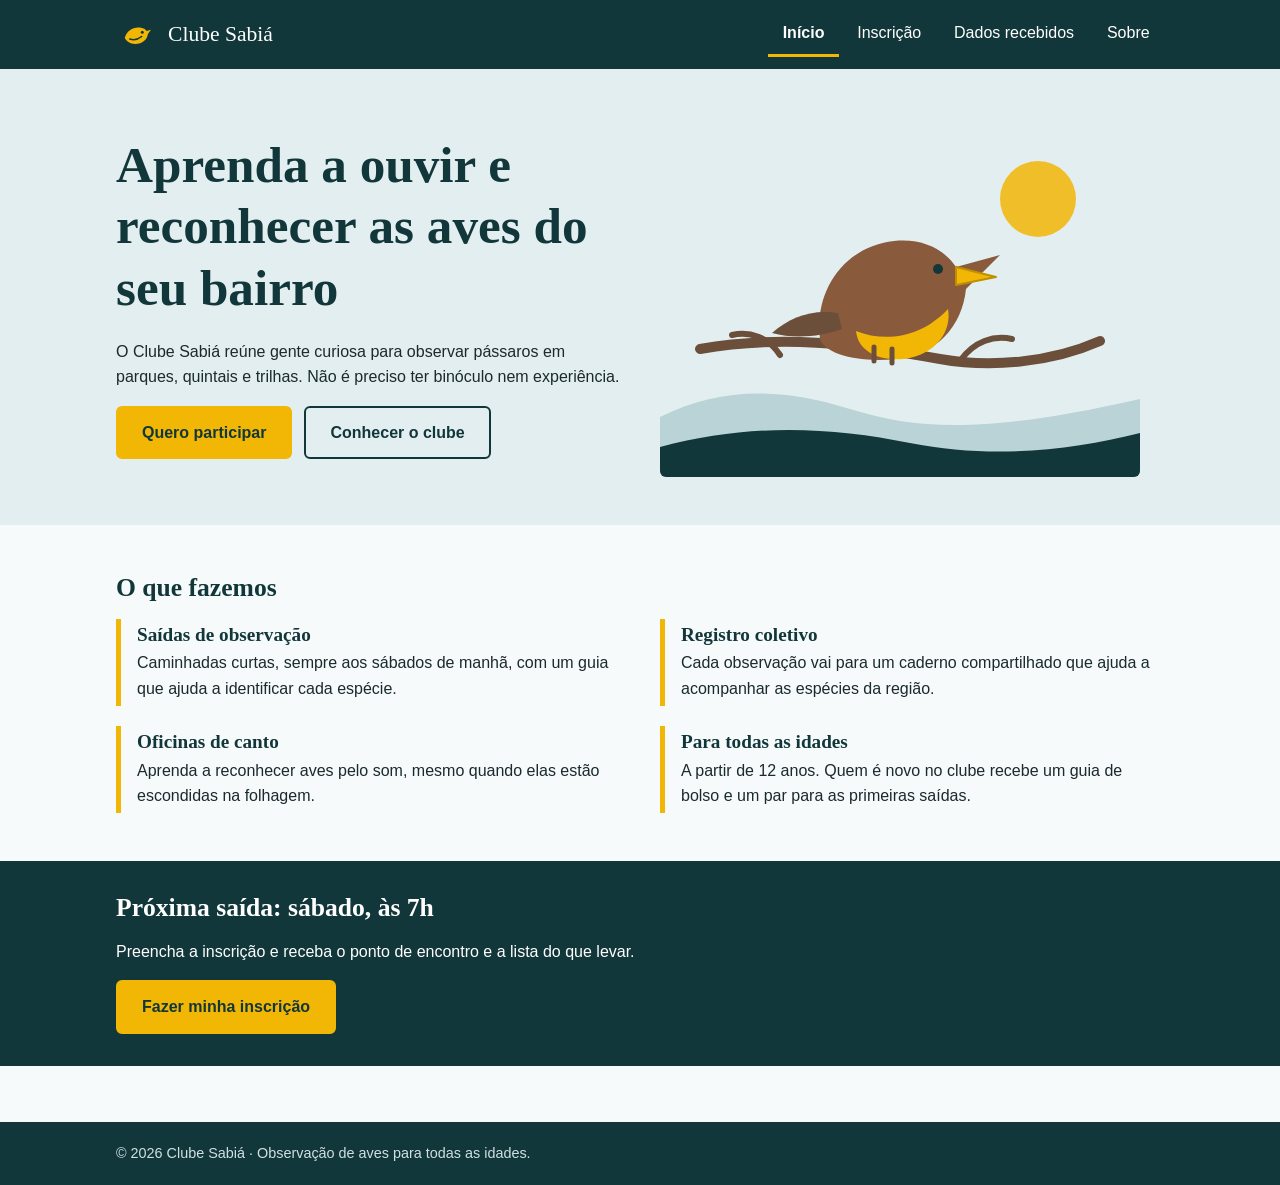
<file: site-clube-sabia/site/index.html>
<!DOCTYPE html>
<html lang="pt-BR">
<head>
  <meta charset="UTF-8">
  <meta name="viewport" content="width=device-width, initial-scale=1">
  <title>Início · Clube Sabiá</title>
  <link rel="icon" href="img/logo.svg" type="image/svg+xml">
  <link rel="stylesheet" href="css/style.css">
</head>
<body>
  <header id="site-header"></header>
  <main class="principal" style="padding-top:0">
    <section class="hero">
      <div class="container grade-2">
        <div>
          <h1>Aprenda a ouvir e reconhecer as aves do seu bairro</h1>
          <p>O Clube Sabiá reúne gente curiosa para observar pássaros em parques, quintais e trilhas. Não é preciso ter binóculo nem experiência.</p>
          <div class="botoes">
            <a class="btn btn--sol" href="form.html">Quero participar</a>
            <a class="btn btn--contorno" href="about.html">Conhecer o clube</a>
          </div>
        </div>
        <img class="hero__imagem" src="img/passaro.svg" alt="Ilustração de um sabiá de peito amarelo pousado em um galho, com montanhas ao fundo" width="480" height="360">
      </div>
    </section>

    <section class="container" style="margin-top:3rem">
      <h2>O que fazemos</h2>
      <div class="grade-2" style="align-items:start">
        <div class="pilha">
          <div class="destaque">
            <h3>Saídas de observação</h3>
            <p>Caminhadas curtas, sempre aos sábados de manhã, com um guia que ajuda a identificar cada espécie.</p>
          </div>
          <div class="destaque">
            <h3>Oficinas de canto</h3>
            <p>Aprenda a reconhecer aves pelo som, mesmo quando elas estão escondidas na folhagem.</p>
          </div>
        </div>
        <div class="pilha">
          <div class="destaque">
            <h3>Registro coletivo</h3>
            <p>Cada observação vai para um caderno compartilhado que ajuda a acompanhar as espécies da região.</p>
          </div>
          <div class="destaque">
            <h3>Para todas as idades</h3>
            <p>A partir de 12 anos. Quem é novo no clube recebe um guia de bolso e um par para as primeiras saídas.</p>
          </div>
        </div>
      </div>
    </section>

    <section class="faixa">
      <div class="container">
        <h2>Próxima saída: sábado, às 7h</h2>
        <p>Preencha a inscrição e receba o ponto de encontro e a lista do que levar.</p>
        <a class="btn btn--sol" href="form.html">Fazer minha inscrição</a>
      </div>
    </section>
  </main>
  <footer class="rodape">
    <div class="container"><p>© <span id="ano-atual">2026</span> Clube Sabiá · Observação de aves para todas as idades.</p></div>
  </footer>
  <script src="js/menu.js"></script>
</body>
</html>
</file>
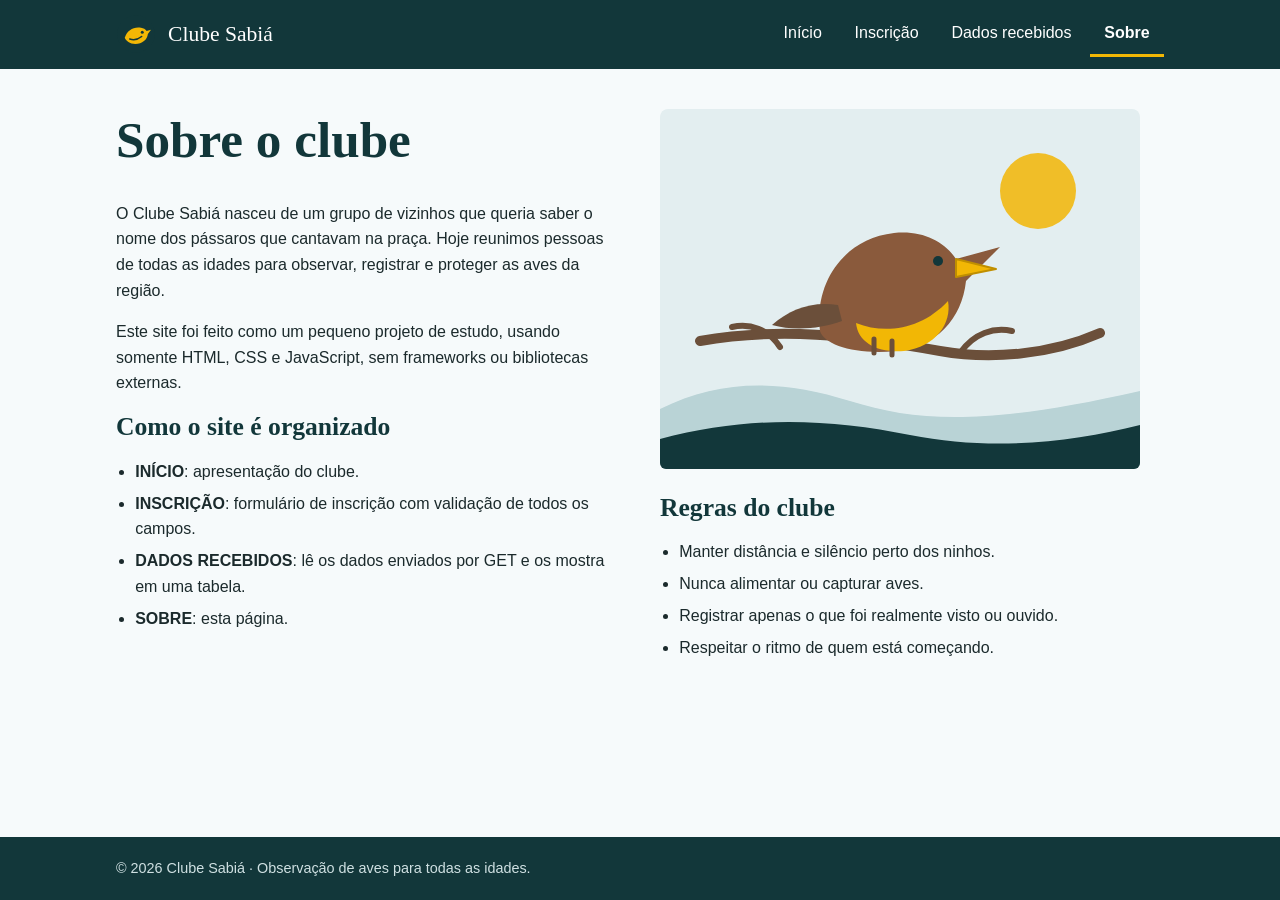
<file: site-clube-sabia/site/about.html>
<!DOCTYPE html>
<html lang="pt-BR">
<head>
  <meta charset="UTF-8">
  <meta name="viewport" content="width=device-width, initial-scale=1">
  <title>Sobre · Clube Sabiá</title>
  <link rel="icon" href="img/logo.svg" type="image/svg+xml">
  <link rel="stylesheet" href="css/style.css">
</head>
<body>
  <header id="site-header"></header>
  <main class="principal">
    <div class="container grade-2" style="align-items:start">
      <div>
        <h1>Sobre o clube</h1>
        <p>O Clube Sabiá nasceu de um grupo de vizinhos que queria saber o nome dos pássaros que cantavam na praça. Hoje reunimos pessoas de todas as idades para observar, registrar e proteger as aves da região.</p>
        <p>Este site foi feito como um pequeno projeto de estudo, usando somente HTML, CSS e JavaScript, sem frameworks ou bibliotecas externas.</p>

        <h2>Como o site é organizado</h2>
        <ul class="lista-marcada">
          <li><strong>INÍCIO</strong>: apresentação do clube.</li>
          <li><strong>INSCRIÇÃO</strong>: formulário de inscrição com validação de todos os campos.</li>
          <li><strong>DADOS RECEBIDOS</strong>: lê os dados enviados por GET e os mostra em uma tabela.</li>
          <li><strong>SOBRE</strong>: esta página.</li>
        </ul>
      </div>

      <div>
        <img class="hero__imagem" src="img/passaro.svg" alt="Ilustração de um sabiá pousado em um galho" width="480" height="360">
        <h2 style="margin-top:1.5rem">Regras do clube</h2>
        <ul class="lista-marcada">
          <li>Manter distância e silêncio perto dos ninhos.</li>
          <li>Nunca alimentar ou capturar aves.</li>
          <li>Registrar apenas o que foi realmente visto ou ouvido.</li>
          <li>Respeitar o ritmo de quem está começando.</li>
        </ul>
      </div>
      
    </div>
  </main>
  <footer class="rodape">
    <div class="container"><p>© <span id="ano-atual">2026</span> Clube Sabiá · Observação de aves para todas as idades.</p></div>
  </footer>
  <script src="js/menu.js"></script>
</body>
</html>
</file>
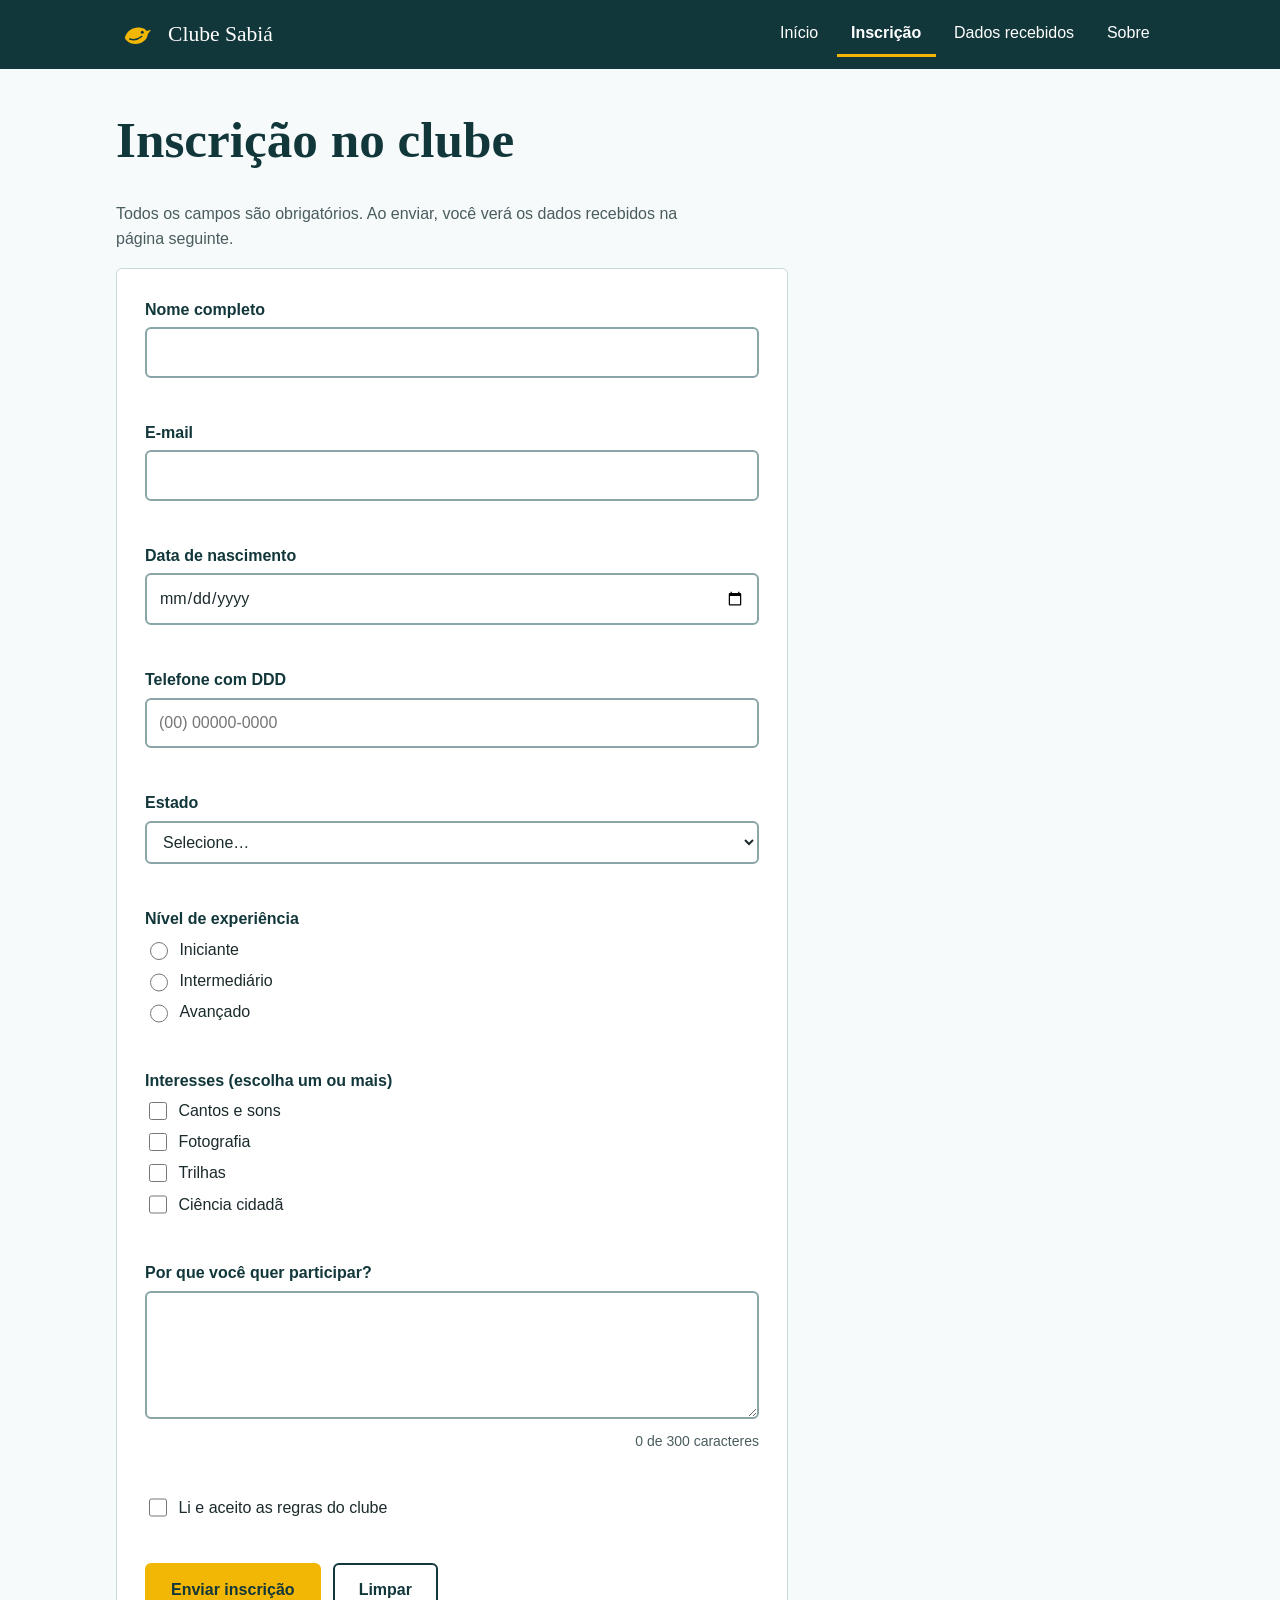
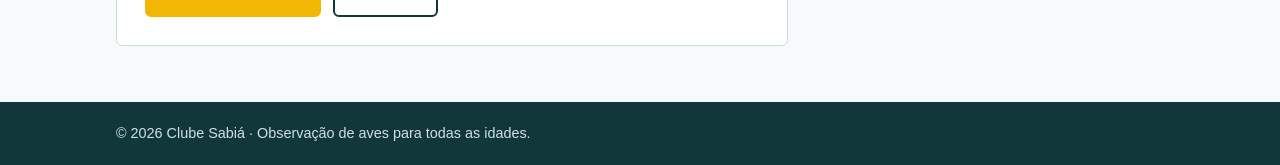
<file: site-clube-sabia/site/form.html>
<!DOCTYPE html>
<html lang="pt-BR">
<head>
  <meta charset="UTF-8">
  <meta name="viewport" content="width=device-width, initial-scale=1">
  <title>Inscrição · Clube Sabiá</title>
  <link rel="icon" href="img/logo.svg" type="image/svg+xml">
  <link rel="stylesheet" href="css/style.css">
</head>
<body>
  <header id="site-header"></header>
  <main class="principal">
    <div class="container">
      <h1>Inscrição no clube</h1>
      <p class="texto-suave">Todos os campos são obrigatórios. Ao enviar, você verá os dados recebidos na página seguinte.</p>

      <form class="formulario" id="form-inscricao" action="formAction.html" method="get" novalidate>
        <p class="alerta" id="resumo-erros" role="alert" hidden></p>

        <div class="campo" data-campo="nome">
          <label class="campo__rotulo" for="nome">Nome completo</label>
          <input class="campo__entrada" type="text" id="nome" name="nome" autocomplete="name" aria-describedby="erro-nome">
          <p class="campo__erro" id="erro-nome" aria-live="polite"></p>
        </div>

        <div class="campo" data-campo="email">
          <label class="campo__rotulo" for="email">E-mail</label>
          <input class="campo__entrada" type="email" id="email" name="email" autocomplete="email" aria-describedby="erro-email">
          <p class="campo__erro" id="erro-email" aria-live="polite"></p>
        </div>

        <div class="campo" data-campo="nascimento">
          <label class="campo__rotulo" for="nascimento">Data de nascimento</label>
          <input class="campo__entrada" type="date" id="nascimento" name="nascimento" aria-describedby="erro-nascimento">
          <p class="campo__erro" id="erro-nascimento" aria-live="polite"></p>
        </div>

        <div class="campo" data-campo="telefone">
          <label class="campo__rotulo" for="telefone">Telefone com DDD</label>
          <input class="campo__entrada" type="tel" id="telefone" name="telefone" placeholder="(00) 00000-0000" autocomplete="tel" aria-describedby="erro-telefone">
          <p class="campo__erro" id="erro-telefone" aria-live="polite"></p>
        </div>

        <div class="campo" data-campo="estado">
          <label class="campo__rotulo" for="estado">Estado</label>
          <select class="campo__entrada" id="estado" name="estado" aria-describedby="erro-estado">
            <option value="">Selecione…</option>
            <option>Paraná</option>
            <option>Santa Catarina</option>
            <option>Rio Grande do Sul</option>
            <option>São Paulo</option>
            <option>Rio de Janeiro</option>
            <option>Minas Gerais</option>
            <option>Outro</option>
          </select>
          <p class="campo__erro" id="erro-estado" aria-live="polite"></p>
        </div>

        <fieldset class="campo" data-campo="nivel">
          <legend>Nível de experiência</legend>
          <label class="opcao"><input type="radio" name="nivel" value="iniciante"> Iniciante</label>
          <label class="opcao"><input type="radio" name="nivel" value="intermediario"> Intermediário</label>
          <label class="opcao"><input type="radio" name="nivel" value="avancado"> Avançado</label>
          <p class="campo__erro" aria-live="polite"></p>
        </fieldset>

        <fieldset class="campo" data-campo="interesses">
          <legend>Interesses (escolha um ou mais)</legend>
          <label class="opcao"><input type="checkbox" name="interesses" value="canto"> Cantos e sons</label>
          <label class="opcao"><input type="checkbox" name="interesses" value="fotografia"> Fotografia</label>
          <label class="opcao"><input type="checkbox" name="interesses" value="trilhas"> Trilhas</label>
          <label class="opcao"><input type="checkbox" name="interesses" value="ciencia"> Ciência cidadã</label>
          <p class="campo__erro" aria-live="polite"></p>
        </fieldset>

        <div class="campo" data-campo="mensagem">
          <label class="campo__rotulo" for="mensagem">Por que você quer participar?</label>
          <textarea class="campo__entrada" id="mensagem" name="mensagem" aria-describedby="contador-mensagem erro-mensagem"></textarea>
          <p class="contador" id="contador-mensagem"></p>
          <p class="campo__erro" id="erro-mensagem" aria-live="polite"></p>
        </div>

        <div class="campo" data-campo="termos">
          <label class="opcao"><input type="checkbox" id="termos" name="termos" value="aceito"> Li e aceito as regras do clube</label>
          <p class="campo__erro" aria-live="polite"></p>
        </div>

        <div class="botoes">
          <button class="btn btn--sol" type="submit">Enviar inscrição</button>
          <button class="btn btn--contorno" type="reset">Limpar</button>
        </div>
      </form>
    </div>
  </main>
  <footer class="rodape">
    <div class="container"><p>© <span id="ano-atual">2026</span> Clube Sabiá · Observação de aves para todas as idades.</p></div>
  </footer>
  <script src="js/menu.js"></script>
  <script src="js/form.js"></script>
</body>
</html>
</file>
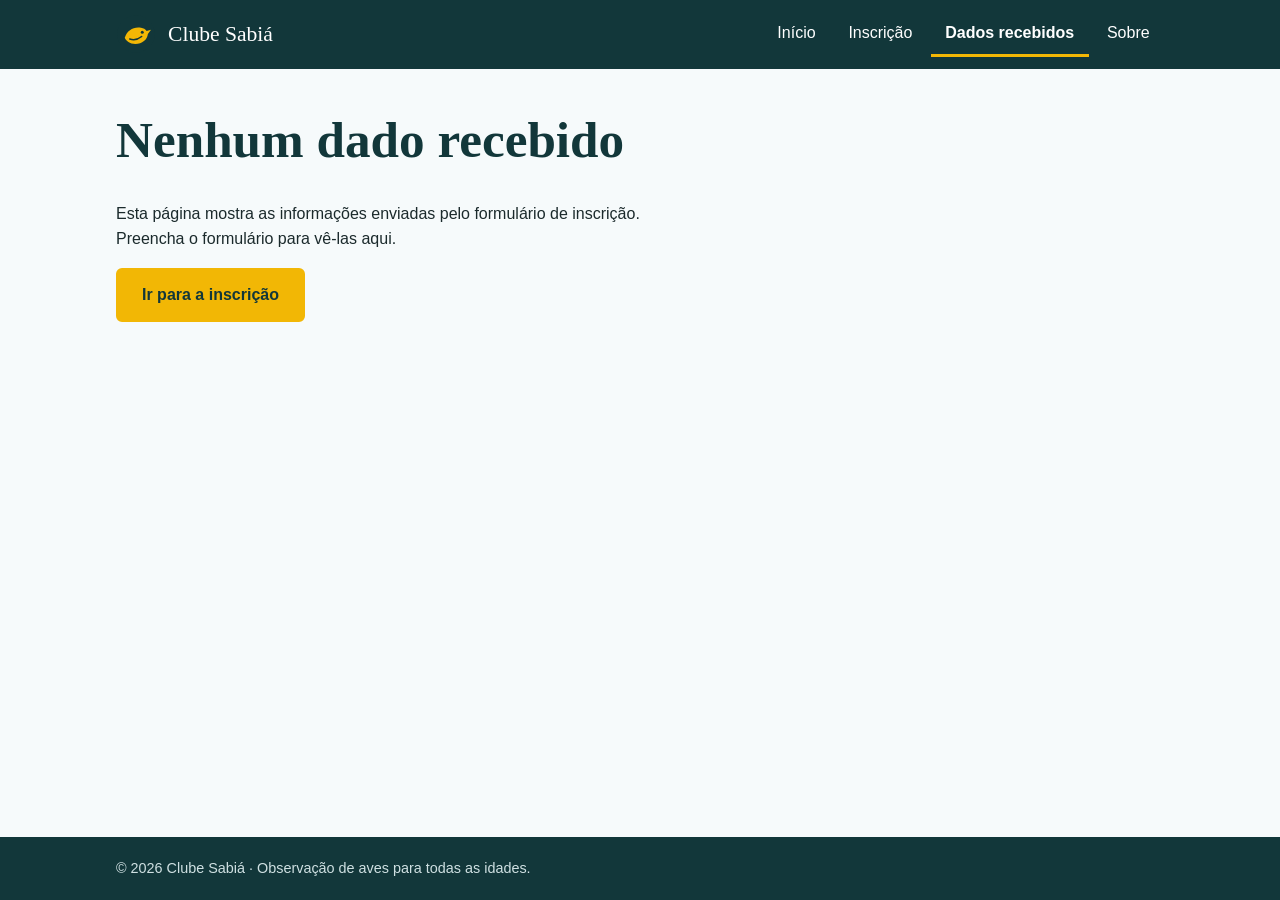
<file: site-clube-sabia/site/formAction.html>
<!DOCTYPE html>
<html lang="pt-BR">
<head>
  <meta charset="UTF-8">
  <meta name="viewport" content="width=device-width, initial-scale=1">
  <title>Dados recebidos · Clube Sabiá</title>
  <link rel="icon" href="img/logo.svg" type="image/svg+xml">
  <link rel="stylesheet" href="css/style.css">
</head>
<body>
  <header id="site-header"></header>
  <main class="principal">
    <div class="container">
      <section id="area-dados" hidden>
        <h1 id="titulo-confirmacao">Inscrição recebida!</h1>
        <p class="texto-suave">Estes são os dados que chegaram pelo endereço da página (método GET).</p>
        <div class="tabela-wrap">
          <table class="tabela">
            <caption class="texto-suave" style="text-align:left;padding-bottom:.5rem">Dados enviados no formulário</caption>
            <tbody id="corpo-tabela"></tbody>
          </table>
        </div>
        <p style="margin-top:1.5rem"><a class="btn btn--contorno" href="form.html">Fazer outra inscrição</a></p>
      </section>

      <section id="sem-dados">
        <h1>Nenhum dado recebido</h1>
        <p>Esta página mostra as informações enviadas pelo formulário de inscrição. Preencha o formulário para vê-las aqui.</p>
        <a class="btn btn--sol" href="form.html">Ir para a inscrição</a>
      </section>
    </div>
  </main>
  <footer class="rodape">
    <div class="container"><p>© <span id="ano-atual">2026</span> Clube Sabiá · Observação de aves para todas as idades.</p></div>
  </footer>
  <script src="js/menu.js"></script>
  <script src="js/formAction.js"></script>
</body>
</html>
</file>
<file: site-clube-sabia/site/css/style.css>
/* ===== Tokens de design ===== */
:root {
  --cor-fundo: #f6fafb;
  --cor-superficie: #ffffff;
  --cor-ceu: #e3eef0;
  --cor-mata: #12373a;
  --cor-mata-clara: #1f5a5e;
  --cor-sol: #f2b705;
  --cor-penas: #6b4f3a;
  --cor-texto: #1b2a2c;
  --cor-erro: #b3261e;
  --cor-ok: #1e7a46;
  --fonte-titulo: "Palatino Linotype", Palatino, "Book Antiqua", Georgia, serif;
  --fonte-texto: "Trebuchet MS", "Segoe UI", Verdana, sans-serif;
  --raio: 6px;
  --largura: 68rem;
}

/* ===== Base ===== */
*, *::before, *::after { 
  box-sizing: border-box; 
}

html { 
  font-size: 100%; 
}

body {
  margin: 0;
  font-family: var(--fonte-texto);
  line-height: 1.6;
  color: var(--cor-texto);
  background: var(--cor-fundo);
  display: flex;
  flex-direction: column;
  min-height: 100vh;
}

h1, h2, h3 {
  font-family: var(--fonte-titulo);
  color: var(--cor-mata);
  line-height: 1.2;
  margin: 0 0 .6em;
}

h1 { 
  font-size: clamp(2rem, 5vw, 3.2rem); 
}

h2 { 
  font-size: 1.6rem; 
}

h3 {
   font-size: 1.2rem; 
}

p {
   margin: 0 0 1em; max-width: 65ch; 
}

a {
   color: var(--cor-mata-clara); 
}

img {
   max-width: 100%;
   height: auto;
   display: block; 
}

:focus-visible {
   outline: 3px solid var(--cor-sol); outline-offset: 2px; 
}

/* ===== Layout reutilizável ===== */
.container {
   width: 100%; max-width: var(--largura);
   margin: 0 auto;
   padding: 0 1.25rem; 
}

.principal {
   flex: 1; 
   padding: 2.5rem 0 3.5rem; 
}

.grade-2 {
   display: grid;
   grid-template-columns: 1fr 1fr;
   gap: 2.5rem;
   align-items: center; 
}

.pilha > * + * {
   margin-top: 1.25rem; 
}

.texto-suave {
   color: #4a5c5e; 
}

/* ===== Cabeçalho e menu (igual em todas as páginas) ===== */
.cabecalho {
   background: var(--cor-mata); color: #fff; 
}

.cabecalho__barra {
   display: flex;
   align-items: center;
   justify-content: space-between;
   gap: 1rem; padding-top: .75rem;
   padding-bottom: .75rem; 
}

.marca {
   display: flex;
   align-items: center;
   gap: .75rem;
   color: #fff;
   text-decoration: none;
   font-family: var(--fonte-titulo);
   font-size: 1.35rem; 
}

.marca img {
   width: 40px; 
   height: 40px; 
}

.menu__botao {
  display: none; 
  background: transparent; 
  color: #fff;
  border: 2px solid var(--cor-sol); 
  border-radius: var(--raio);
  padding: .4rem .8rem;
  font: inherit;
  cursor: pointer;
}

.menu__lista {
   display: flex; 
   gap: .25rem; 
   list-style: none; 
   margin: 0; 
   padding: 0; 
}

.menu__link {
  display: block; 
  padding: .5rem .9rem; 
  color: #fff; 
  text-decoration: none;
  border-bottom: 3px solid transparent;
}

.menu__link:hover {
   border-bottom-color: rgba(242, 183, 5, .6); 
}

.menu__link--ativo {
   border-bottom-color: var(--cor-sol); font-weight: bold; 
}

/* ===== Botões ===== */
.btn {
  display: inline-block; 
  padding: .75rem 1.5rem; 
  border: 2px solid var(--cor-mata);
  border-radius: var(--raio); 
  background: var(--cor-mata); 
  color: #fff;
  font: inherit; 
  font-weight: bold; 
  text-decoration: none; 
  cursor: pointer;
}

.btn:hover {
   background: var(--cor-mata-clara); 
   border-color: var(--cor-mata-clara); 
}

.btn--sol {
   background: var(--cor-sol); 
   border-color: var(--cor-sol); 
   color: var(--cor-mata); 
}

.btn--sol:hover {
   background: #ffc928; 
   border-color: #ffc928; 
}

.btn--contorno {
   background: transparent;
   color: var(--cor-mata); 
}

.btn--contorno:hover {
   background: var(--cor-ceu); 
   border-color: var(--cor-mata); 
}

.botoes {
   display: flex; 
   flex-wrap: wrap; 
   gap: .75rem; 
}

/* ===== Blocos de conteúdo ===== */
.hero {
   background: var(--cor-ceu); 
   padding: 3rem 0; 
}

.hero h1 {
   margin-bottom: .4em; 
}

.hero__imagem {
   border-radius: var(--raio); 
  }

.destaque {
   border-left: 5px solid var(--cor-sol); 
   padding: .25rem 0 .25rem 1rem; 
}

.destaque h3 {
   margin-bottom: .25em; 
}

.destaque p {
   margin-bottom: 0; 
}

.faixa {
   background: var(--cor-mata); 
   color: #fff; 
   padding: 2rem 0; 
   margin-top: 3rem; 
}

.faixa h2 {
   color: #fff; 
}

.faixa p {
   margin-bottom: 1rem; 
}

.lista-marcada {
   padding-left: 1.2rem; 
}

.lista-marcada li {
   margin-bottom: .4rem; 
}

/* ===== Formulário ===== */
.formulario {
   background: var(--cor-superficie); 
   border: 1px solid #c9dadd; 
   border-radius: var(--raio); 
   padding: 1.75rem; 
   max-width: 42rem; 
}

.campo {
   margin-bottom: 1.25rem; 
}

.campo__rotulo, .campo legend {
   display: block; 
   font-weight: bold; 
   margin-bottom: .3rem; 
   color: var(--cor-mata); 
   padding: 0; 
}

.campo__dica {
   font-size: .875rem; 
   color: #4a5c5e; 
   margin: 0 0 .3rem; 
}

.campo__entrada {
  width: 100%; padding: .65rem .75rem; 
  font: inherit; 
  color: inherit;
  background: #fff; 
  border: 2px solid #8aa5a8; 
  border-radius: var(--raio);
}

.campo__entrada:focus {
   border-color: var(--cor-mata-clara); 
   outline: 3px solid rgba(242, 183, 5, .6);
   outline-offset: 0; 
}

textarea.campo__entrada {
   min-height: 8rem; 
   resize: vertical; 
}

fieldset.campo {
   border: 0; 
   padding: 0; 
   margin-left: 0; 
   margin-right: 0; 
   min-width: 0; 
}

.opcao {
   display: flex; 
   align-items: center; 
   gap: .5rem; 
   margin-bottom: .35rem; 
}

.opcao input {
   width: 1.15rem; 
   height: 1.15rem; 
   accent-color: var(--cor-mata); 
}

.contador {
   font-size: .875rem; 
   color: #4a5c5e; 
   text-align: right; 
   margin: .25rem 0 0; 
   max-width: none; 
}

.campo__erro {
   color: var(--cor-erro); 
   font-size: .9rem; 
   font-weight: bold; 
   margin: .3rem 0 0; 
   min-height: 1.2em; 
}

.campo--erro .campo__entrada {
   border-color: var(--cor-erro); 
}

.campo--ok .campo__entrada {
   border-color: var(--cor-ok); 
}

.alerta {
   padding: .9rem 1.1rem; 
   border-radius: var(--raio); 
   margin-bottom: 1.25rem; 
   border-left: 5px solid var(--cor-erro); 
   background: #fbeceb; 
   color: #5f1410; 
}

.alerta[hidden] {
   display: none; 
}

/* ===== Tabela de dados recebidos ===== */
.tabela-wrap {
   overflow-x: auto;
   max-width: 42rem; 
}

.tabela {
   width: 100%; 
   border-collapse: collapse; 
   background: var(--cor-superficie); 
}

.tabela th, .tabela td {
   text-align: left; 
   padding: .7rem .9rem; 
   border-bottom: 1px solid #c9dadd; 
   vertical-align: top; 
}

.tabela th {
   width: 12rem; 
   background: var(--cor-ceu); 
   color: var(--cor-mata); 
}

/* ===== Rodapé ===== */
.rodape {
   background: var(--cor-mata); 
   color: #cfe0e2; 
   padding: 1.25rem 0; 
   font-size: .9rem; 
}

.rodape p {
   margin: 0; 
   max-width: none; 
}
</file>
